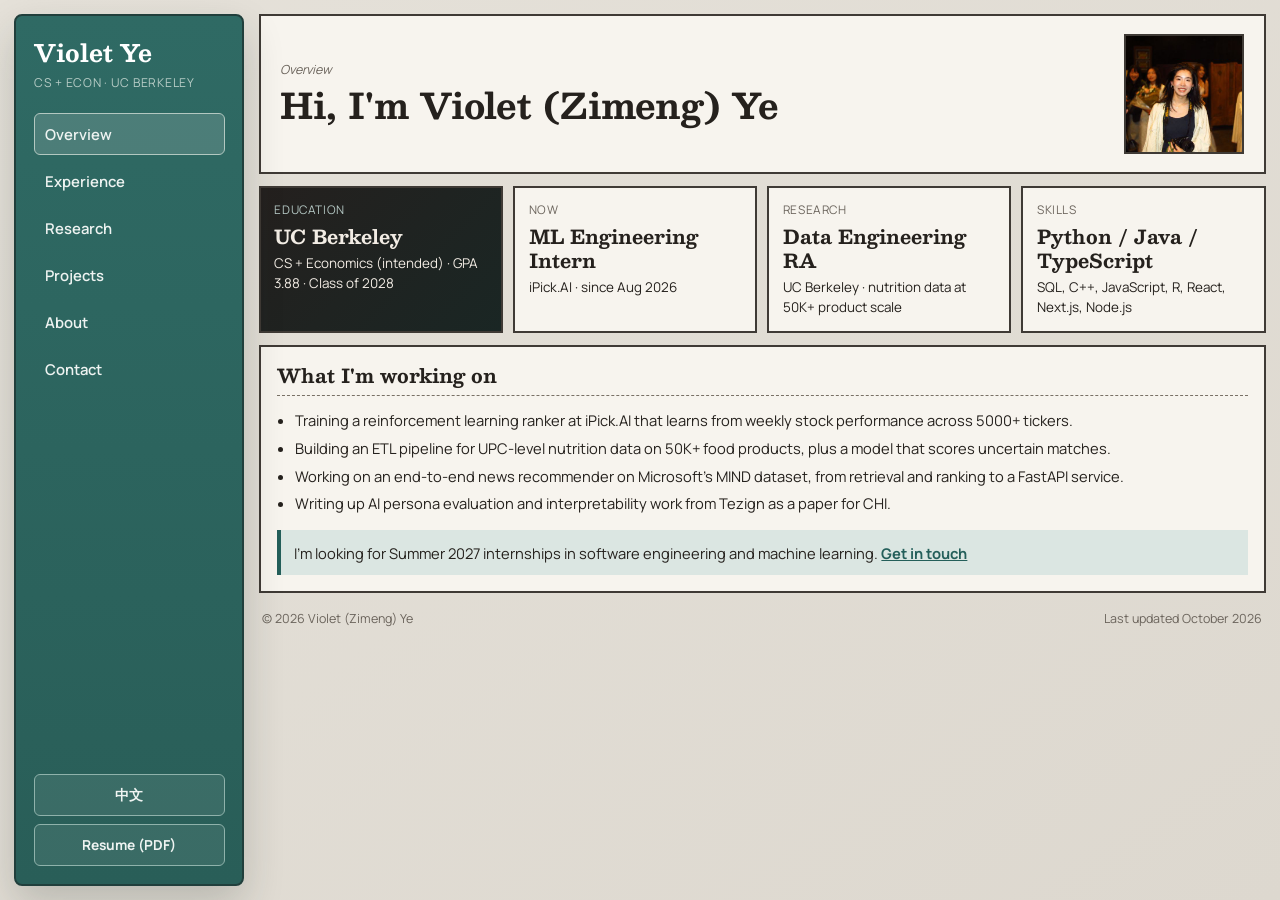
<file: index.html>
<!DOCTYPE html>
<html lang="en">
  <head>
    <meta charset="UTF-8">
    <meta name="viewport" content="width=device-width, initial-scale=1.0">
    <title data-zh="叶梓萌 Violet Ye">Violet Ye</title>
    <meta name="description" content="Violet (Zimeng) Ye, a UC Berkeley student studying Computer Science and Economics, working on machine learning, data engineering, and full-stack projects.">
    <link rel="preconnect" href="https://fonts.googleapis.com">
    <link rel="preconnect" href="https://fonts.gstatic.com" crossorigin>
    <link rel="stylesheet" href="https://fonts.googleapis.com/css2?family=Besley:ital,wght@0,500;0,700;1,400&family=Manrope:wght@400;500;600;700&display=swap">
    <link rel="stylesheet" href="style.css?v=20261030">
    <script>document.documentElement.classList.add("js");try{if(localStorage.getItem("violet-language")==="zh")document.documentElement.classList.add("lang-pending")}catch(e){}</script>
    <script defer src="script.js?v=20261030"></script>
  </head>
  <body>
    <div class="dashboard-shell">
      <aside class="sidebar">
        <div class="brand">
          <a class="brand-name" href="index.html">Violet Ye</a>
          <p data-zh="计算机 + 经济 · 加州大学伯克利分校">CS + Econ · UC Berkeley</p>
        </div>
        <nav class="side-nav" aria-label="Main navigation">
          <a href="index.html" aria-current="page" data-zh="概览">Overview</a>
          <a href="experience.html" data-zh="经历">Experience</a>
          <a href="research.html" data-zh="研究">Research</a>
          <a href="projects.html" data-zh="项目">Projects</a>
          <a href="about.html" data-zh="关于">About</a>
          <a href="contact.html" data-zh="联系">Contact</a>
        </nav>
        <div class="side-tools">
          <button class="lang-toggle" type="button" aria-label="Switch language">中文</button>
          <a class="side-cta" href="resume.pdf" target="_blank" rel="noopener" data-zh="简历 (PDF)">Resume (PDF)</a>
        </div>
      </aside>

      <main class="dashboard-main">
        <header class="top-head has-shot reveal">
          <div>
            <p class="kicker" data-zh="概览">Overview</p>
            <h1 data-zh="你好，我是叶梓萌（Violet）">Hi, I&#x27;m Violet (Zimeng) Ye</h1>
          </div>
          <figure class="headshot-card"><img src="images/headshot.jpg" alt="Portrait of Violet Ye" width="400" height="400"></figure>
        </header>
        <section class="metric-grid reveal">
          <article class="metric-card metric-dark">
            <p class="metric-label" data-zh="教育">Education</p>
            <h2 data-zh="加州大学伯克利分校">UC Berkeley</h2>
            <p class="metric-sub" data-zh="计算机 + 经济（拟申报）· GPA 3.88 · 2028 届">CS + Economics (intended) · GPA 3.88 · Class of 2028</p>
          </article>
          <article class="metric-card">
            <p class="metric-label" data-zh="现在">Now</p>
            <h2 data-zh="机器学习工程实习生">ML Engineering Intern</h2>
            <p class="metric-sub" data-zh="iPick.AI · 2026 年 8 月起">iPick.AI · since Aug 2026</p>
          </article>
          <article class="metric-card">
            <p class="metric-label" data-zh="研究">Research</p>
            <h2 data-zh="数据工程研究助理">Data Engineering RA</h2>
            <p class="metric-sub" data-zh="加州大学伯克利分校 · 5 万+ 食品营养数据">UC Berkeley · nutrition data at 50K+ product scale</p>
          </article>
          <article class="metric-card">
            <p class="metric-label" data-zh="技能">Skills</p>
            <h2 data-zh="Python / Java / TypeScript">Python / Java / TypeScript</h2>
            <p class="metric-sub" data-zh="SQL、C++、JavaScript、R、React、Next.js、Node.js">SQL, C++, JavaScript, R, React, Next.js, Node.js</p>
          </article>
        </section>
        <section class="panel reveal">
          <div class="panel-head"><h2 data-zh="最近在做">What I&#x27;m working on</h2></div>
          <ul class="plain-list">
            <li data-zh="在 iPick.AI 搭建强化学习排序系统，用每周股票表现作为反馈，覆盖 5000+ 只股票。">Training a reinforcement learning ranker at iPick.AI that learns from weekly stock performance across 5000+ tickers.</li>
            <li data-zh="为 5 万+ 食品搭建 UPC 级营养数据 ETL 流水线，并训练模型给不确定的匹配打分。">Building an ETL pipeline for UPC-level nutrition data on 50K+ food products, plus a model that scores uncertain matches.</li>
            <li data-zh="在微软 MIND 数据集上做端到端新闻推荐系统，从召回、排序一直到 FastAPI 服务。">Working on an end-to-end news recommender on Microsoft&#x27;s MIND dataset, from retrieval and ranking to a FastAPI service.</li>
            <li data-zh="把在特赞做的 AI Persona 评估和可解释性研究整理成论文，准备投 CHI。">Writing up AI persona evaluation and interpretability work from Tezign as a paper for CHI.</li>
          </ul>
          <p class="callout"><span data-zh="我正在找 2027 年暑期软件工程和机器学习方向的实习。">I&#x27;m looking for Summer 2027 internships in software engineering and machine learning. </span><a href="contact.html" data-zh="联系我">Get in touch</a></p>
        </section>

        <footer class="site-foot">
          <span>© 2026 Violet (Zimeng) Ye</span>
          <span><span data-zh="最后更新于 2026 年 10 月">Last updated October 2026</span></span>
        </footer>
      </main>
    </div>
  </body>
</html>
</file>
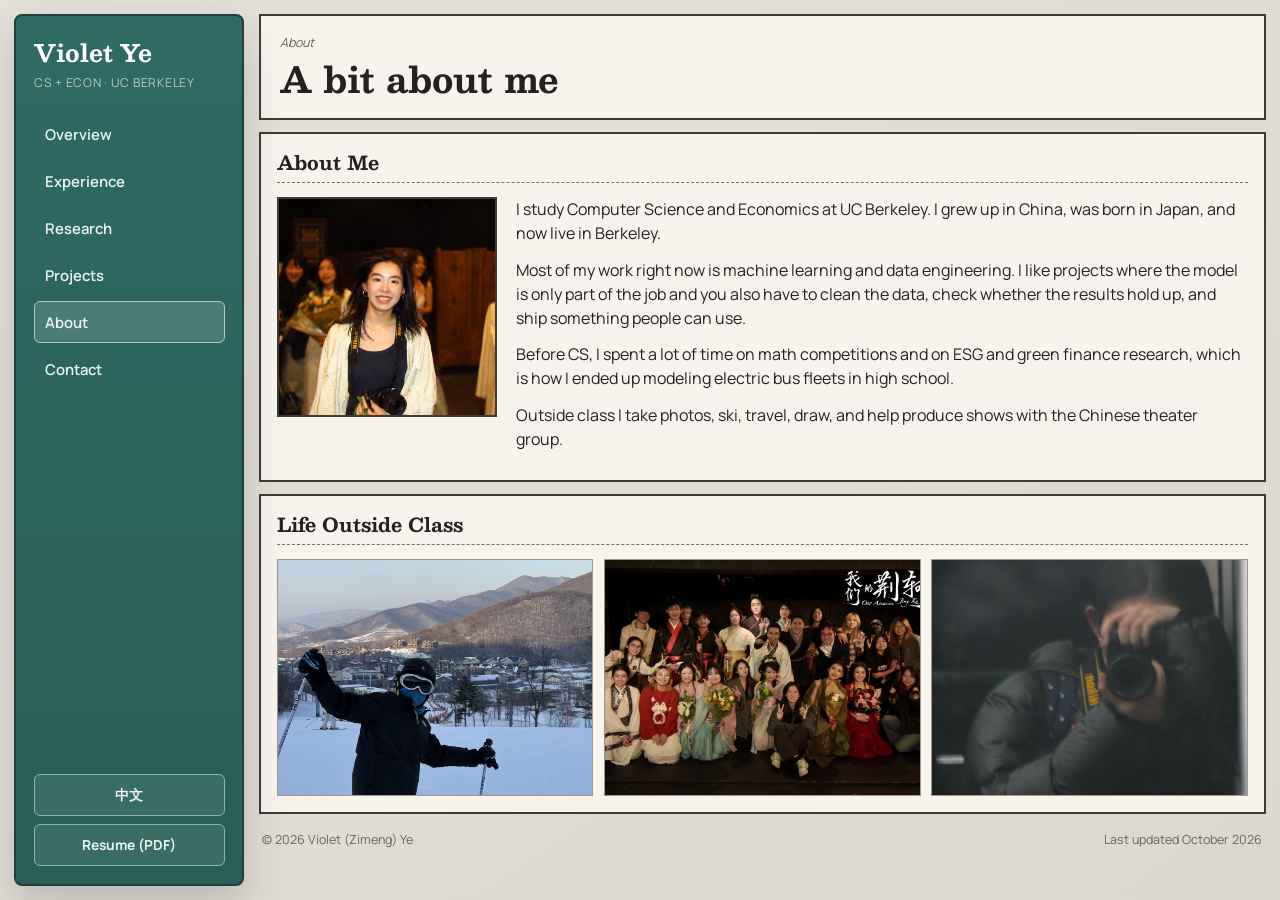
<file: about.html>
<!DOCTYPE html>
<html lang="en">
  <head>
    <meta charset="UTF-8">
    <meta name="viewport" content="width=device-width, initial-scale=1.0">
    <title data-zh="关于 | 叶梓萌">About | Violet Ye</title>
    <meta name="description" content="About Violet Ye, a UC Berkeley student in Computer Science and Economics.">
    <link rel="preconnect" href="https://fonts.googleapis.com">
    <link rel="preconnect" href="https://fonts.gstatic.com" crossorigin>
    <link rel="stylesheet" href="https://fonts.googleapis.com/css2?family=Besley:ital,wght@0,500;0,700;1,400&family=Manrope:wght@400;500;600;700&display=swap">
    <link rel="stylesheet" href="style.css?v=20261030">
    <script>document.documentElement.classList.add("js");try{if(localStorage.getItem("violet-language")==="zh")document.documentElement.classList.add("lang-pending")}catch(e){}</script>
    <script defer src="script.js?v=20261030"></script>
  </head>
  <body>
    <div class="dashboard-shell">
      <aside class="sidebar">
        <div class="brand">
          <a class="brand-name" href="index.html">Violet Ye</a>
          <p data-zh="计算机 + 经济 · 加州大学伯克利分校">CS + Econ · UC Berkeley</p>
        </div>
        <nav class="side-nav" aria-label="Main navigation">
          <a href="index.html" data-zh="概览">Overview</a>
          <a href="experience.html" data-zh="经历">Experience</a>
          <a href="research.html" data-zh="研究">Research</a>
          <a href="projects.html" data-zh="项目">Projects</a>
          <a href="about.html" aria-current="page" data-zh="关于">About</a>
          <a href="contact.html" data-zh="联系">Contact</a>
        </nav>
        <div class="side-tools">
          <button class="lang-toggle" type="button" aria-label="Switch language">中文</button>
          <a class="side-cta" href="resume.pdf" target="_blank" rel="noopener" data-zh="简历 (PDF)">Resume (PDF)</a>
        </div>
      </aside>

      <main class="dashboard-main">
        <header class="top-head reveal">
          <div>
            <p class="kicker" data-zh="关于">About</p>
            <h1 data-zh="关于我">A bit about me</h1>
          </div>
        </header>
        <section class="panel reveal">
          <div class="panel-head"><h2 data-zh="关于我">About Me</h2></div>
          <div class="about-grid">
            <img class="about-photo" src="images/headshot.jpg" alt="Portrait of Violet Ye" width="400" height="400">
            <div class="about-text">
              <p data-zh="我是加州大学伯克利分校的学生，学计算机和经济。我在日本出生，在中国长大，现在住在伯克利。">I study Computer Science and Economics at UC Berkeley. I grew up in China, was born in Japan, and now live in Berkeley.</p>
              <p data-zh="我现在主要做机器学习和数据工程。我喜欢那种模型只是一部分的项目，还得清洗数据、检查结果到底靠不靠谱，最后做出别人真的能用的东西。">Most of my work right now is machine learning and data engineering. I like projects where the model is only part of the job and you also have to clean the data, check whether the results hold up, and ship something people can use.</p>
              <p data-zh="在学计算机之前，我花了很多时间在数学竞赛和 ESG、绿色金融研究上，高中时也因此做了电动公交车队的建模。">Before CS, I spent a lot of time on math competitions and on ESG and green finance research, which is how I ended up modeling electric bus fleets in high school.</p>
              <p data-zh="课外我喜欢摄影、滑雪、旅行、画画，也在中文戏剧社做制作。">Outside class I take photos, ski, travel, draw, and help produce shows with the Chinese theater group.</p>
            </div>
          </div>
        </section>
        <section class="panel reveal">
          <div class="panel-head"><h2 data-zh="课堂之外">Life Outside Class</h2></div>
          <div class="gallery">
            <img src="images/ski.jpg" alt="Skiing on a snowy mountain" width="1200" height="1600" loading="lazy">
            <img src="images/theater.jpg" alt="Theater group cast photo after a show" width="1200" height="800" loading="lazy">
            <img src="images/camera.jpg" alt="Taking photos with a camera" width="1080" height="1620" loading="lazy">
          </div>
        </section>

        <footer class="site-foot">
          <span>© 2026 Violet (Zimeng) Ye</span>
          <span><span data-zh="最后更新于 2026 年 10 月">Last updated October 2026</span></span>
        </footer>
      </main>
    </div>
  </body>
</html>
</file>
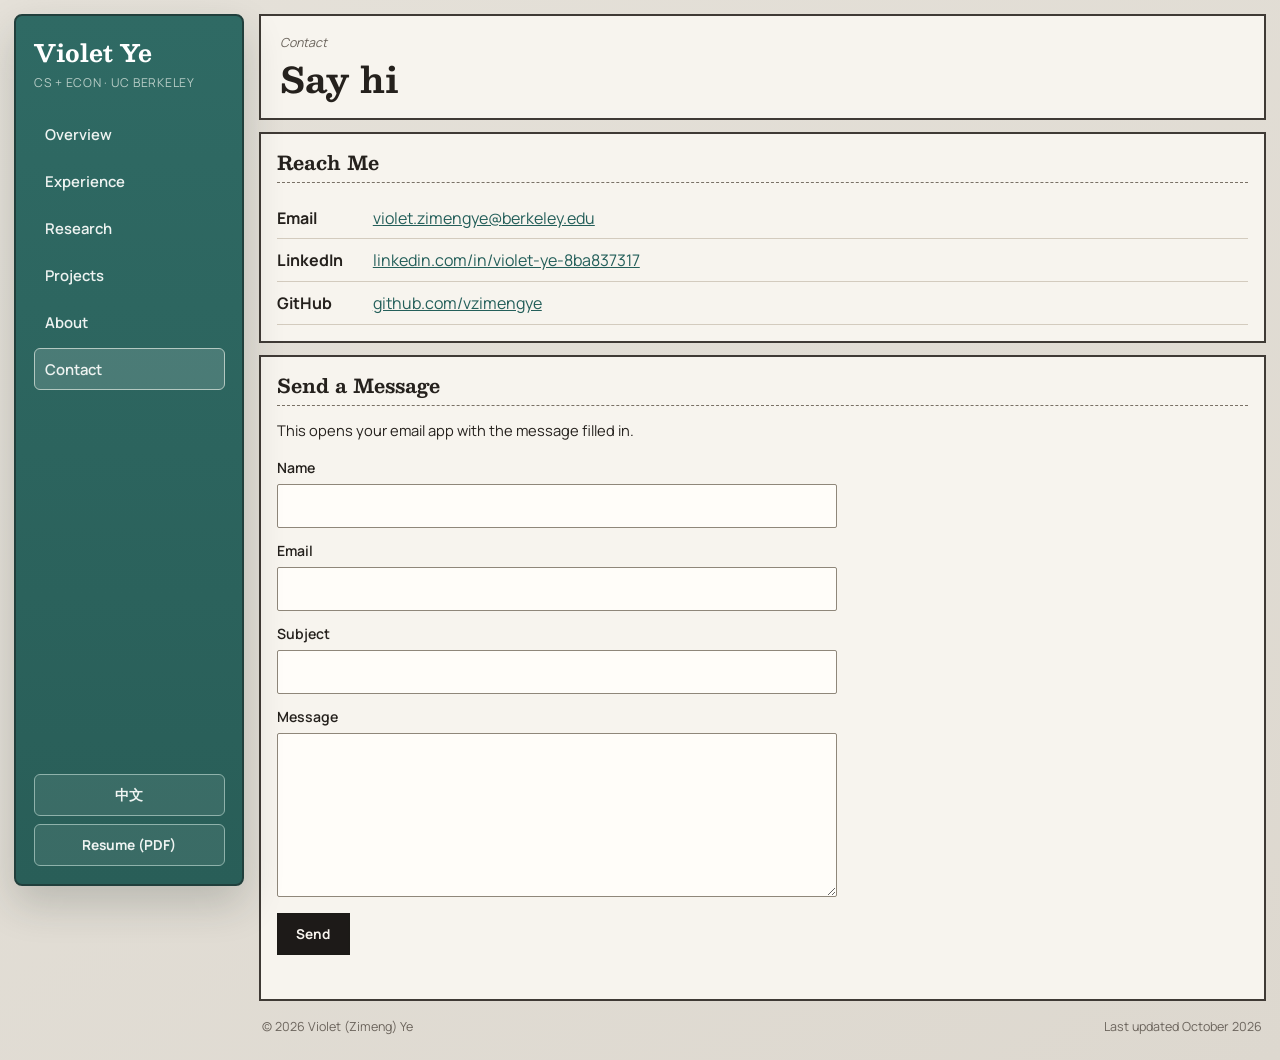
<file: contact.html>
<!DOCTYPE html>
<html lang="en">
  <head>
    <meta charset="UTF-8">
    <meta name="viewport" content="width=device-width, initial-scale=1.0">
    <title data-zh="联系 | 叶梓萌">Contact | Violet Ye</title>
    <meta name="description" content="Contact Violet Ye by email, LinkedIn, or GitHub.">
    <link rel="preconnect" href="https://fonts.googleapis.com">
    <link rel="preconnect" href="https://fonts.gstatic.com" crossorigin>
    <link rel="stylesheet" href="https://fonts.googleapis.com/css2?family=Besley:ital,wght@0,500;0,700;1,400&family=Manrope:wght@400;500;600;700&display=swap">
    <link rel="stylesheet" href="style.css?v=20261030">
    <script>document.documentElement.classList.add("js");try{if(localStorage.getItem("violet-language")==="zh")document.documentElement.classList.add("lang-pending")}catch(e){}</script>
    <script defer src="script.js?v=20261030"></script>
  </head>
  <body>
    <div class="dashboard-shell">
      <aside class="sidebar">
        <div class="brand">
          <a class="brand-name" href="index.html">Violet Ye</a>
          <p data-zh="计算机 + 经济 · 加州大学伯克利分校">CS + Econ · UC Berkeley</p>
        </div>
        <nav class="side-nav" aria-label="Main navigation">
          <a href="index.html" data-zh="概览">Overview</a>
          <a href="experience.html" data-zh="经历">Experience</a>
          <a href="research.html" data-zh="研究">Research</a>
          <a href="projects.html" data-zh="项目">Projects</a>
          <a href="about.html" data-zh="关于">About</a>
          <a href="contact.html" aria-current="page" data-zh="联系">Contact</a>
        </nav>
        <div class="side-tools">
          <button class="lang-toggle" type="button" aria-label="Switch language">中文</button>
          <a class="side-cta" href="resume.pdf" target="_blank" rel="noopener" data-zh="简历 (PDF)">Resume (PDF)</a>
        </div>
      </aside>

      <main class="dashboard-main">
        <header class="top-head reveal">
          <div>
            <p class="kicker" data-zh="联系">Contact</p>
            <h1 data-zh="联系我">Say hi</h1>
          </div>
        </header>
        <section class="panel reveal">
          <div class="panel-head"><h2 data-zh="联系方式">Reach Me</h2></div>
          <ul class="contact-links">
            <li><span class="label" data-zh="邮箱">Email</span><a href="mailto:violet.zimengye@berkeley.edu">violet.zimengye@berkeley.edu</a></li>
            <li><span class="label" data-zh="LinkedIn">LinkedIn</span><a href="https://www.linkedin.com/in/violet-ye-8ba837317" target="_blank" rel="noopener">linkedin.com/in/violet-ye-8ba837317</a></li>
            <li><span class="label" data-zh="GitHub">GitHub</span><a href="https://github.com/vzimengye" target="_blank" rel="noopener">github.com/vzimengye</a></li>
          </ul>
        </section>
        <section class="panel reveal">
          <div class="panel-head"><h2 data-zh="留言">Send a Message</h2></div>
          <p class="entry-note" data-zh="点击发送会打开你的邮件应用并自动填好内容。">This opens your email app with the message filled in.</p>
          <form id="contactForm" class="contact-form" data-recipient="violet.zimengye@berkeley.edu" novalidate>
            <label for="name" data-zh="姓名">Name</label>
            <input id="name" name="name" type="text" required autocomplete="name">
            <label for="email" data-zh="邮箱">Email</label>
            <input id="email" name="email" type="email" required autocomplete="email">
            <label for="subject" data-zh="主题">Subject</label>
            <input id="subject" name="subject" type="text" required>
            <label for="message" data-zh="内容">Message</label>
            <textarea id="message" name="message" rows="6" required></textarea>
            <button id="contactSubmit" type="submit" class="vault-btn" data-zh="发送">Send</button>
            <p id="formStatus" class="form-status" aria-live="polite"></p>
          </form>
        </section>

        <footer class="site-foot">
          <span>© 2026 Violet (Zimeng) Ye</span>
          <span><span data-zh="最后更新于 2026 年 10 月">Last updated October 2026</span></span>
        </footer>
      </main>
    </div>
  </body>
</html>
</file>
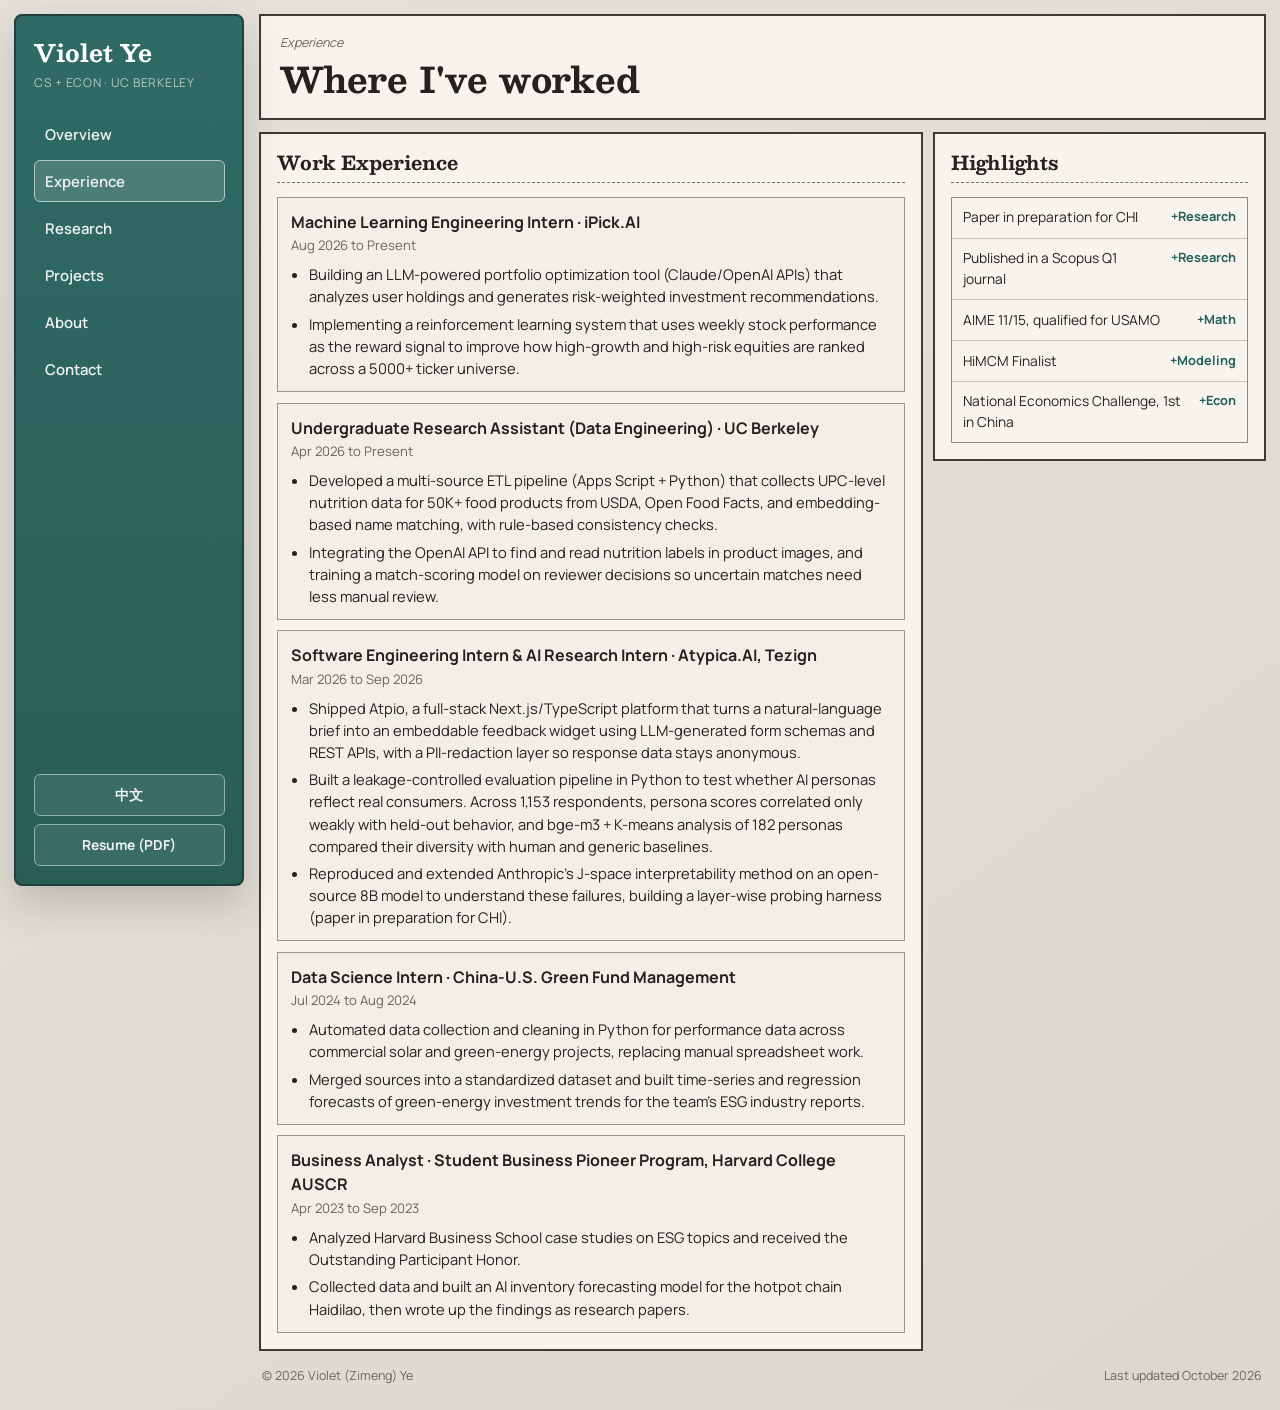
<file: experience.html>
<!DOCTYPE html>
<html lang="en">
  <head>
    <meta charset="UTF-8">
    <meta name="viewport" content="width=device-width, initial-scale=1.0">
    <title data-zh="经历 | 叶梓萌">Experience | Violet Ye</title>
    <meta name="description" content="Work experience of Violet Ye: iPick.AI, UC Berkeley, Tezign, China-U.S. Green Fund, and Harvard College AUSCR.">
    <link rel="preconnect" href="https://fonts.googleapis.com">
    <link rel="preconnect" href="https://fonts.gstatic.com" crossorigin>
    <link rel="stylesheet" href="https://fonts.googleapis.com/css2?family=Besley:ital,wght@0,500;0,700;1,400&family=Manrope:wght@400;500;600;700&display=swap">
    <link rel="stylesheet" href="style.css?v=20261030">
    <script>document.documentElement.classList.add("js");try{if(localStorage.getItem("violet-language")==="zh")document.documentElement.classList.add("lang-pending")}catch(e){}</script>
    <script defer src="script.js?v=20261030"></script>
  </head>
  <body>
    <div class="dashboard-shell">
      <aside class="sidebar">
        <div class="brand">
          <a class="brand-name" href="index.html">Violet Ye</a>
          <p data-zh="计算机 + 经济 · 加州大学伯克利分校">CS + Econ · UC Berkeley</p>
        </div>
        <nav class="side-nav" aria-label="Main navigation">
          <a href="index.html" data-zh="概览">Overview</a>
          <a href="experience.html" aria-current="page" data-zh="经历">Experience</a>
          <a href="research.html" data-zh="研究">Research</a>
          <a href="projects.html" data-zh="项目">Projects</a>
          <a href="about.html" data-zh="关于">About</a>
          <a href="contact.html" data-zh="联系">Contact</a>
        </nav>
        <div class="side-tools">
          <button class="lang-toggle" type="button" aria-label="Switch language">中文</button>
          <a class="side-cta" href="resume.pdf" target="_blank" rel="noopener" data-zh="简历 (PDF)">Resume (PDF)</a>
        </div>
      </aside>

      <main class="dashboard-main">
        <header class="top-head reveal">
          <div>
            <p class="kicker" data-zh="经历">Experience</p>
            <h1 data-zh="工作经历">Where I&#x27;ve worked</h1>
          </div>
        </header>
        <section class="panel-row reveal">
          <article class="panel">
            <div class="panel-head"><h2 data-zh="工作经历">Work Experience</h2></div>
            <div class="ledger-list">
              <div class="ledger-item">
                <p class="entry-title" data-zh="机器学习工程实习生 · iPick.AI">Machine Learning Engineering Intern · iPick.AI</p>
                <p class="entry-meta" data-zh="2026 年 8 月至今">Aug 2026 to Present</p>
                <ul class="entry-list">
                  <li data-zh="开发基于大模型（Claude/OpenAI API）的投资组合优化工具，分析用户持仓并给出风险加权的投资建议。">Building an LLM-powered portfolio optimization tool (Claude/OpenAI APIs) that analyzes user holdings and generates risk-weighted investment recommendations.</li>
                  <li data-zh="实现强化学习系统，用每周股票表现作为奖励信号，持续改进 5000+ 只股票中高成长和高风险股票的排序。">Implementing a reinforcement learning system that uses weekly stock performance as the reward signal to improve how high-growth and high-risk equities are ranked across a 5000+ ticker universe.</li>
                </ul>
              </div>
              <div class="ledger-item">
                <p class="entry-title" data-zh="本科研究助理（数据工程）· 加州大学伯克利分校">Undergraduate Research Assistant (Data Engineering) · UC Berkeley</p>
                <p class="entry-meta" data-zh="2026 年 4 月至今">Apr 2026 to Present</p>
                <ul class="entry-list">
                  <li data-zh="用 Apps Script 和 Python 搭建多数据源 ETL 流水线，从 USDA、Open Food Facts 和基于向量的名称匹配中收集 5 万+ 食品的 UPC 级营养数据，并用规则做一致性校验。">Developed a multi-source ETL pipeline (Apps Script + Python) that collects UPC-level nutrition data for 50K+ food products from USDA, Open Food Facts, and embedding-based name matching, with rule-based consistency checks.</li>
                  <li data-zh="接入 OpenAI API 从商品图片中定位并读取营养标签，并用人工审核结果训练匹配打分模型，减少需要人工复核的不确定匹配。">Integrating the OpenAI API to find and read nutrition labels in product images, and training a match-scoring model on reviewer decisions so uncertain matches need less manual review.</li>
                </ul>
              </div>
              <div class="ledger-item">
                <p class="entry-title" data-zh="软件工程实习生 &amp; AI 研究实习生 · Atypica.AI，特赞">Software Engineering Intern &amp; AI Research Intern · Atypica.AI, Tezign</p>
                <p class="entry-meta" data-zh="2026 年 3 月至 2026 年 9 月">Mar 2026 to Sep 2026</p>
                <ul class="entry-list">
                  <li data-zh="上线 Atpio，一个 Next.js/TypeScript 全栈平台，能把一段自然语言需求变成可嵌入的反馈组件（大模型生成表单结构，通过 REST API 提供），并加入个人信息脱敏层保证回答数据匿名。">Shipped Atpio, a full-stack Next.js/TypeScript platform that turns a natural-language brief into an embeddable feedback widget using LLM-generated form schemas and REST APIs, with a PII-redaction layer so response data stays anonymous.</li>
                  <li data-zh="用 Python 搭建防泄漏的评估流水线，检验 AI Persona 能否代表真实消费者。在 1,153 名受访者上，Persona 分数与留出行为只有弱相关；并用 bge-m3 + K-means 分析 182 个 Persona，与真人和通用基线比较多样性。">Built a leakage-controlled evaluation pipeline in Python to test whether AI personas reflect real consumers. Across 1,153 respondents, persona scores correlated only weakly with held-out behavior, and bge-m3 + K-means analysis of 182 personas compared their diversity with human and generic baselines.</li>
                  <li data-zh="为分析这些问题，在开源 8B 模型上复现并扩展了 Anthropic 的 J-space 可解释性方法，搭建逐层探测框架（论文准备投 CHI）。">Reproduced and extended Anthropic&#x27;s J-space interpretability method on an open-source 8B model to understand these failures, building a layer-wise probing harness (paper in preparation for CHI).</li>
                </ul>
              </div>
              <div class="ledger-item">
                <p class="entry-title" data-zh="数据科学实习生 · 中美绿色基金">Data Science Intern · China-U.S. Green Fund Management</p>
                <p class="entry-meta" data-zh="2024 年 7 月至 2024 年 8 月">Jul 2024 to Aug 2024</p>
                <ul class="entry-list">
                  <li data-zh="用 Python 自动化收集和清洗商业太阳能及绿色能源项目的绩效数据，替代手工表格工作。">Automated data collection and cleaning in Python for performance data across commercial solar and green-energy projects, replacing manual spreadsheet work.</li>
                  <li data-zh="把多个数据源整合成标准化数据集，并建立绿色能源投资趋势的时间序列和回归预测，用于团队的 ESG 行业报告。">Merged sources into a standardized dataset and built time-series and regression forecasts of green-energy investment trends for the team&#x27;s ESG industry reports.</li>
                </ul>
              </div>
              <div class="ledger-item">
                <p class="entry-title" data-zh="商业分析员 · 哈佛大学 AUSCR 学生商业先锋项目">Business Analyst · Student Business Pioneer Program, Harvard College AUSCR</p>
                <p class="entry-meta" data-zh="2023 年 4 月至 2023 年 9 月">Apr 2023 to Sep 2023</p>
                <ul class="entry-list">
                  <li data-zh="分析哈佛商学院 ESG 主题的案例，获得优秀学员荣誉。">Analyzed Harvard Business School case studies on ESG topics and received the Outstanding Participant Honor.</li>
                  <li data-zh="收集数据，为海底捞搭建 AI 库存预测模型，并把结果写成研究论文。">Collected data and built an AI inventory forecasting model for the hotpot chain Haidilao, then wrote up the findings as research papers.</li>
                </ul>
              </div>
            </div>
          </article>
          <article class="panel">
            <div class="panel-head"><h2 data-zh="亮点">Highlights</h2></div>
            <ul class="log-list">
              <li><span data-zh="论文准备投 CHI">Paper in preparation for CHI</span><b data-zh="+研究">+Research</b></li>
              <li><span data-zh="发表于 Scopus Q1 期刊">Published in a Scopus Q1 journal</span><b data-zh="+研究">+Research</b></li>
              <li><span data-zh="AIME 11/15，晋级 USAMO">AIME 11/15, qualified for USAMO</span><b data-zh="+数学">+Math</b></li>
              <li><span data-zh="HiMCM 决赛奖">HiMCM Finalist</span><b data-zh="+建模">+Modeling</b></li>
              <li><span data-zh="全国经济学挑战赛中国区第一">National Economics Challenge, 1st in China</span><b data-zh="+经济">+Econ</b></li>
            </ul>
          </article>
        </section>

        <footer class="site-foot">
          <span>© 2026 Violet (Zimeng) Ye</span>
          <span><span data-zh="最后更新于 2026 年 10 月">Last updated October 2026</span></span>
        </footer>
      </main>
    </div>
  </body>
</html>
</file>
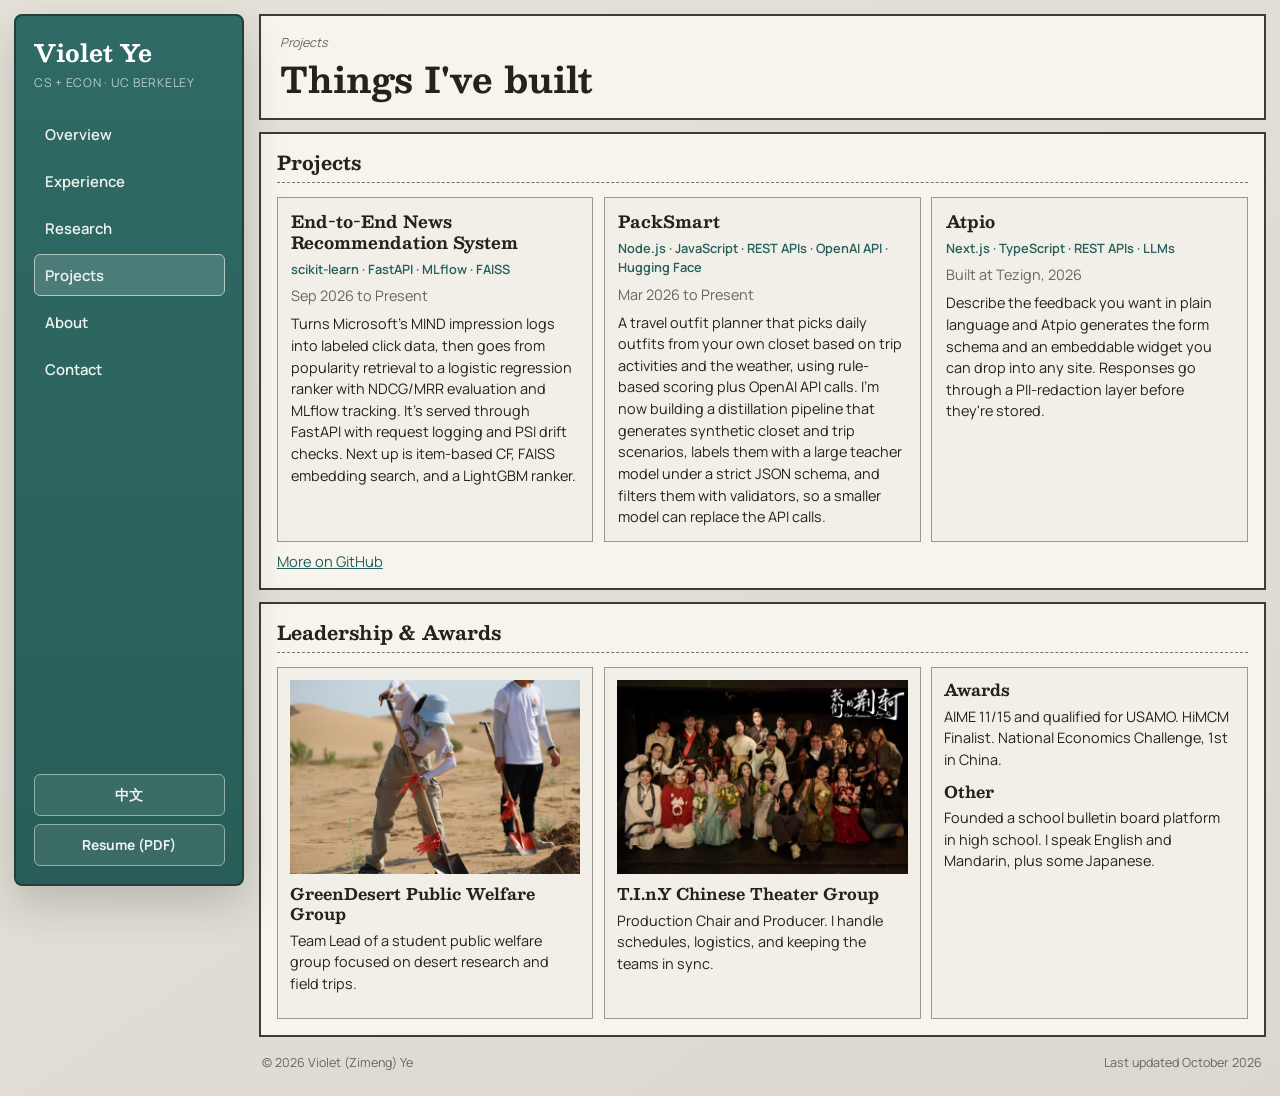
<file: projects.html>
<!DOCTYPE html>
<html lang="en">
  <head>
    <meta charset="UTF-8">
    <meta name="viewport" content="width=device-width, initial-scale=1.0">
    <title data-zh="项目 | 叶梓萌">Projects | Violet Ye</title>
    <meta name="description" content="Projects by Violet Ye, including a news recommendation system, PackSmart, and Atpio, plus leadership and awards.">
    <link rel="preconnect" href="https://fonts.googleapis.com">
    <link rel="preconnect" href="https://fonts.gstatic.com" crossorigin>
    <link rel="stylesheet" href="https://fonts.googleapis.com/css2?family=Besley:ital,wght@0,500;0,700;1,400&family=Manrope:wght@400;500;600;700&display=swap">
    <link rel="stylesheet" href="style.css?v=20261030">
    <script>document.documentElement.classList.add("js");try{if(localStorage.getItem("violet-language")==="zh")document.documentElement.classList.add("lang-pending")}catch(e){}</script>
    <script defer src="script.js?v=20261030"></script>
  </head>
  <body>
    <div class="dashboard-shell">
      <aside class="sidebar">
        <div class="brand">
          <a class="brand-name" href="index.html">Violet Ye</a>
          <p data-zh="计算机 + 经济 · 加州大学伯克利分校">CS + Econ · UC Berkeley</p>
        </div>
        <nav class="side-nav" aria-label="Main navigation">
          <a href="index.html" data-zh="概览">Overview</a>
          <a href="experience.html" data-zh="经历">Experience</a>
          <a href="research.html" data-zh="研究">Research</a>
          <a href="projects.html" aria-current="page" data-zh="项目">Projects</a>
          <a href="about.html" data-zh="关于">About</a>
          <a href="contact.html" data-zh="联系">Contact</a>
        </nav>
        <div class="side-tools">
          <button class="lang-toggle" type="button" aria-label="Switch language">中文</button>
          <a class="side-cta" href="resume.pdf" target="_blank" rel="noopener" data-zh="简历 (PDF)">Resume (PDF)</a>
        </div>
      </aside>

      <main class="dashboard-main">
        <header class="top-head reveal">
          <div>
            <p class="kicker" data-zh="项目">Projects</p>
            <h1 data-zh="做过的东西">Things I&#x27;ve built</h1>
          </div>
        </header>
        <section class="panel reveal">
          <div class="panel-head"><h2 data-zh="项目">Projects</h2></div>
          <div class="project-grid">
          <article class="project-card">
            <h3 data-zh="端到端新闻推荐系统">End-to-End News Recommendation System</h3>
            <p class="tech">scikit-learn · FastAPI · MLflow · FAISS</p>
            <p class="entry-meta" data-zh="2026 年 9 月至今">Sep 2026 to Present</p>
            <p data-zh="把微软 MIND 曝光日志处理成带标签的点击样本，从热门召回做到逻辑回归排序，用 NDCG/MRR 评估、MLflow 记录实验，通过 FastAPI 提供服务，带请求日志和 PSI 漂移检测。下一步是基于物品的协同过滤、FAISS 向量检索和 LightGBM 排序。">Turns Microsoft&#x27;s MIND impression logs into labeled click data, then goes from popularity retrieval to a logistic regression ranker with NDCG/MRR evaluation and MLflow tracking. It&#x27;s served through FastAPI with request logging and PSI drift checks. Next up is item-based CF, FAISS embedding search, and a LightGBM ranker.</p>
          </article>
          <article class="project-card">
            <h3 data-zh="PackSmart">PackSmart</h3>
            <p class="tech">Node.js · JavaScript · REST APIs · OpenAI API · Hugging Face</p>
            <p class="entry-meta" data-zh="2026 年 3 月至今">Mar 2026 to Present</p>
            <p data-zh="一个旅行穿搭规划应用，根据行程活动和天气，从用户上传的衣橱里推荐每天的穿搭，用规则打分加 OpenAI API。现在在做蒸馏数据流水线，生成合成的衣橱和行程场景，用大模型按严格的 JSON 格式标注并用规则校验过滤，让小模型替代 API 调用。">A travel outfit planner that picks daily outfits from your own closet based on trip activities and the weather, using rule-based scoring plus OpenAI API calls. I&#x27;m now building a distillation pipeline that generates synthetic closet and trip scenarios, labels them with a large teacher model under a strict JSON schema, and filters them with validators, so a smaller model can replace the API calls.</p>
          </article>
          <article class="project-card">
            <h3 data-zh="Atpio">Atpio</h3>
            <p class="tech">Next.js · TypeScript · REST APIs · LLMs</p>
            <p class="entry-meta" data-zh="2026 年在特赞完成">Built at Tezign, 2026</p>
            <p data-zh="用自然语言描述想收集的反馈，Atpio 就会生成表单结构和可以嵌入任何网站的组件。回答在存储前会经过个人信息脱敏。">Describe the feedback you want in plain language and Atpio generates the form schema and an embeddable widget you can drop into any site. Responses go through a PII-redaction layer before they&#x27;re stored.</p>
          </article>
          </div>
          <p class="entry-note"><a href="https://github.com/vzimengye" target="_blank" rel="noopener" data-zh="在 GitHub 上查看更多">More on GitHub</a></p>
        </section>
        <section class="panel reveal">
          <div class="panel-head"><h2 data-zh="领导力与奖项">Leadership &amp; Awards</h2></div>
          <div class="vault-grid">
            <article>
              <img src="images/greendesert.jpg" alt="GreenDesert team doing field work in the desert" width="1200" height="800" loading="lazy">
              <h3 data-zh="GreenDesert 公益小组">GreenDesert Public Welfare Group</h3>
              <p data-zh="组长，带领一个关注沙漠研究和实地考察的学生公益小组。">Team Lead of a student public welfare group focused on desert research and field trips.</p>
            </article>
            <article>
              <img src="images/theater.jpg" alt="T.I.n.Y Chinese Theater Group cast photo" width="1200" height="800" loading="lazy">
              <h3 data-zh="T.I.n.Y 中文戏剧社">T.I.n.Y Chinese Theater Group</h3>
              <p data-zh="担任制作部主席和制作人，负责排期、后勤和各组之间的协调。">Production Chair and Producer. I handle schedules, logistics, and keeping the teams in sync.</p>
            </article>
            <article>
              <h3 data-zh="奖项">Awards</h3>
              <p data-zh="AIME 11/15，晋级 USAMO；HiMCM 决赛奖；全国经济学挑战赛中国区第一。">AIME 11/15 and qualified for USAMO. HiMCM Finalist. National Economics Challenge, 1st in China.</p>
              <h3 data-zh="其他">Other</h3>
              <p data-zh="高中时创办了校园公告板平台。会说英语和中文，也会一点日语。">Founded a school bulletin board platform in high school. I speak English and Mandarin, plus some Japanese.</p>
            </article>
          </div>
        </section>

        <footer class="site-foot">
          <span>© 2026 Violet (Zimeng) Ye</span>
          <span><span data-zh="最后更新于 2026 年 10 月">Last updated October 2026</span></span>
        </footer>
      </main>
    </div>
  </body>
</html>
</file>
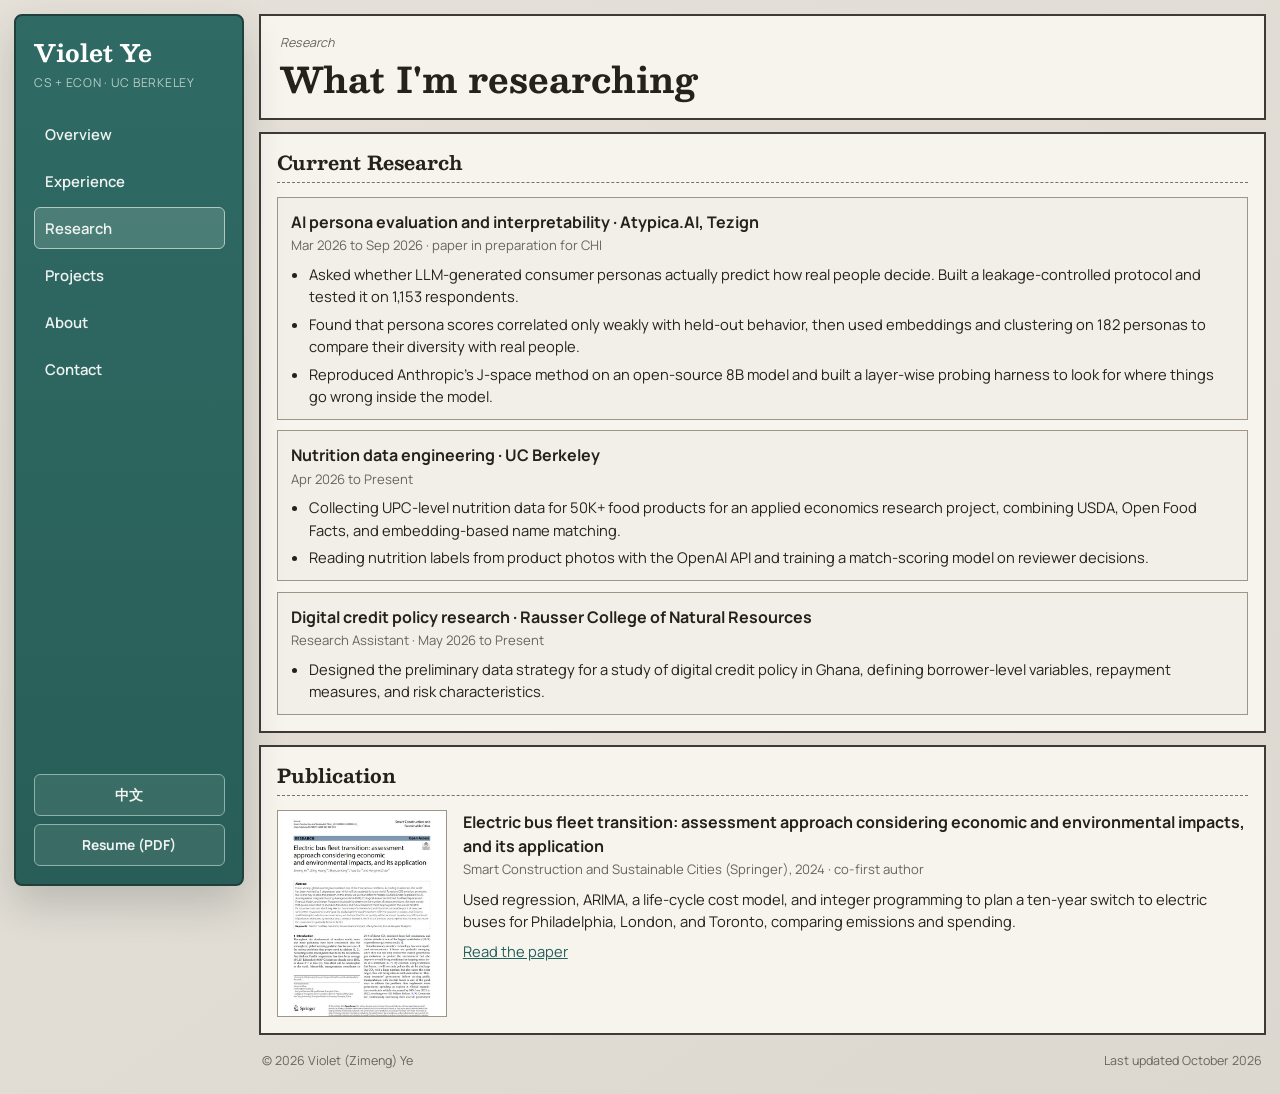
<file: research.html>
<!DOCTYPE html>
<html lang="en">
  <head>
    <meta charset="UTF-8">
    <meta name="viewport" content="width=device-width, initial-scale=1.0">
    <title data-zh="研究 | 叶梓萌">Research | Violet Ye</title>
    <meta name="description" content="Research by Violet Ye on AI persona evaluation, interpretability, nutrition data engineering, digital credit policy in Ghana, and electric bus fleet modeling.">
    <link rel="preconnect" href="https://fonts.googleapis.com">
    <link rel="preconnect" href="https://fonts.gstatic.com" crossorigin>
    <link rel="stylesheet" href="https://fonts.googleapis.com/css2?family=Besley:ital,wght@0,500;0,700;1,400&family=Manrope:wght@400;500;600;700&display=swap">
    <link rel="stylesheet" href="style.css?v=20261030">
    <script>document.documentElement.classList.add("js");try{if(localStorage.getItem("violet-language")==="zh")document.documentElement.classList.add("lang-pending")}catch(e){}</script>
    <script defer src="script.js?v=20261030"></script>
  </head>
  <body>
    <div class="dashboard-shell">
      <aside class="sidebar">
        <div class="brand">
          <a class="brand-name" href="index.html">Violet Ye</a>
          <p data-zh="计算机 + 经济 · 加州大学伯克利分校">CS + Econ · UC Berkeley</p>
        </div>
        <nav class="side-nav" aria-label="Main navigation">
          <a href="index.html" data-zh="概览">Overview</a>
          <a href="experience.html" data-zh="经历">Experience</a>
          <a href="research.html" aria-current="page" data-zh="研究">Research</a>
          <a href="projects.html" data-zh="项目">Projects</a>
          <a href="about.html" data-zh="关于">About</a>
          <a href="contact.html" data-zh="联系">Contact</a>
        </nav>
        <div class="side-tools">
          <button class="lang-toggle" type="button" aria-label="Switch language">中文</button>
          <a class="side-cta" href="resume.pdf" target="_blank" rel="noopener" data-zh="简历 (PDF)">Resume (PDF)</a>
        </div>
      </aside>

      <main class="dashboard-main">
        <header class="top-head reveal">
          <div>
            <p class="kicker" data-zh="研究">Research</p>
            <h1 data-zh="研究方向">What I&#x27;m researching</h1>
          </div>
        </header>
        <section class="panel reveal">
          <div class="panel-head"><h2 data-zh="当前研究">Current Research</h2></div>
          <div class="ledger-list">
              <div class="ledger-item">
                <p class="entry-title" data-zh="AI Persona 评估与可解释性 · Atypica.AI，特赞">AI persona evaluation and interpretability · Atypica.AI, Tezign</p>
                <p class="entry-meta" data-zh="2026 年 3 月至 9 月 · 论文准备投 CHI">Mar 2026 to Sep 2026 · paper in preparation for CHI</p>
                <ul class="entry-list">
                  <li data-zh="研究大模型生成的消费者 Persona 能否预测真实的人如何做决定。设计了防泄漏的评估协议，并在 1,153 名受访者上测试。">Asked whether LLM-generated consumer personas actually predict how real people decide. Built a leakage-controlled protocol and tested it on 1,153 respondents.</li>
                  <li data-zh="发现 Persona 分数与留出行为只有弱相关，再用向量和聚类分析 182 个 Persona，与真人比较多样性。">Found that persona scores correlated only weakly with held-out behavior, then used embeddings and clustering on 182 personas to compare their diversity with real people.</li>
                  <li data-zh="在开源 8B 模型上复现 Anthropic 的 J-space 方法，搭建逐层探测框架，找模型内部出问题的位置。">Reproduced Anthropic&#x27;s J-space method on an open-source 8B model and built a layer-wise probing harness to look for where things go wrong inside the model.</li>
                </ul>
              </div>
              <div class="ledger-item">
                <p class="entry-title" data-zh="营养数据工程 · 加州大学伯克利分校">Nutrition data engineering · UC Berkeley</p>
                <p class="entry-meta" data-zh="2026 年 4 月至今">Apr 2026 to Present</p>
                <ul class="entry-list">
                  <li data-zh="为一个应用经济学研究项目收集 5 万+ 食品的 UPC 级营养数据，结合 USDA、Open Food Facts 和基于向量的名称匹配。">Collecting UPC-level nutrition data for 50K+ food products for an applied economics research project, combining USDA, Open Food Facts, and embedding-based name matching.</li>
                  <li data-zh="用 OpenAI API 从商品照片中读取营养标签，并用人工审核结果训练匹配打分模型。">Reading nutrition labels from product photos with the OpenAI API and training a match-scoring model on reviewer decisions.</li>
                </ul>
              </div>
              <div class="ledger-item">
                <p class="entry-title" data-zh="数字信贷政策研究 · Rausser 自然资源学院">Digital credit policy research · Rausser College of Natural Resources</p>
                <p class="entry-meta" data-zh="研究助理 · 2026 年 5 月至今">Research Assistant · May 2026 to Present</p>
                <ul class="entry-list">
                  <li data-zh="为加纳数字信贷政策研究设计初步数据方案，定义借款人层面的变量、还款指标和风险特征。">Designed the preliminary data strategy for a study of digital credit policy in Ghana, defining borrower-level variables, repayment measures, and risk characteristics.</li>
                </ul>
              </div>
          </div>
        </section>
        <section class="panel reveal">
          <div class="panel-head"><h2 data-zh="发表">Publication</h2></div>
          <div class="paper-card">
            <img src="images/paper.jpg" alt="First page of the electric bus fleet transition paper" width="600" height="733" loading="lazy">
            <div>
              <p class="entry-title" data-zh="Electric bus fleet transition: assessment approach considering economic and environmental impacts, and its application">Electric bus fleet transition: assessment approach considering economic and environmental impacts, and its application</p>
              <p class="entry-meta" data-zh="Smart Construction and Sustainable Cities（Springer），2024 · 共同第一作者">Smart Construction and Sustainable Cities (Springer), 2024 · co-first author</p>
              <p class="entry-note" data-zh="用回归、ARIMA、全生命周期成本模型和整数规划，为费城、伦敦和多伦多规划十年的电动公交替换方案，比较排放与支出。">Used regression, ARIMA, a life-cycle cost model, and integer programming to plan a ten-year switch to electric buses for Philadelphia, London, and Toronto, comparing emissions and spending.</p>
              <p class="entry-note"><a href="https://doi.org/10.1007/s44268-024-00040-8" target="_blank" rel="noopener" data-zh="阅读论文">Read the paper</a></p>
            </div>
          </div>
        </section>

        <footer class="site-foot">
          <span>© 2026 Violet (Zimeng) Ye</span>
          <span><span data-zh="最后更新于 2026 年 10 月">Last updated October 2026</span></span>
        </footer>
      </main>
    </div>
  </body>
</html>
</file>
<file: style.css>
:root {
  --bg: #e4e0d8;
  --paper: #f7f4ee;
  --paper-2: #f2efe8;
  --ink: #25211d;
  --muted: #6b645c;
  --line: #3f3a35;
  --green: #245f5a;
  --green-soft: #dbe6e2;
}

* { box-sizing: border-box; }

html { scroll-behavior: smooth; }

body {
  margin: 0;
  background: linear-gradient(145deg, #e5e1d9 0%, #ddd8cf 100%);
  color: var(--ink);
  font-family: "Manrope", system-ui, -apple-system, "Segoe UI", "PingFang SC", "Microsoft YaHei", sans-serif;
  line-height: 1.5;
}

h1, h2, h3, h4 {
  margin: 0;
  font-family: "Besley", Georgia, "Songti SC", serif;
  line-height: 1.25;
}

img { max-width: 100%; display: block; }

a { color: var(--green); }
a:hover { color: #173f3b; }

:focus-visible { outline: 2px solid var(--green); outline-offset: 2px; }

/* ---------- layout ---------- */
.dashboard-shell {
  min-height: 100vh;
  display: grid;
  grid-template-columns: 230px minmax(0, 1fr);
  gap: 0.9rem;
  padding: 0.9rem;
  max-width: 1400px;
  margin: 0 auto;
}

.sidebar {
  background: linear-gradient(180deg, #2f6a64 0%, #295e58 100%);
  color: #f3f1ec;
  border: 2px solid #213f3c;
  border-radius: 8px;
  box-shadow: 0 18px 40px rgba(31, 45, 41, 0.2);
  padding: 1.1rem;
  display: flex;
  flex-direction: column;
  height: calc(100vh - 1.8rem);
  position: sticky;
  top: 0.9rem;
}

.brand-name {
  font-family: "Besley", Georgia, serif;
  font-weight: 700;
  font-size: 1.5rem;
  color: #fff;
  text-decoration: none;
}

.brand p {
  margin: 0.25rem 0 0;
  color: #b7ccc6;
  font-size: 0.76rem;
  letter-spacing: 0.06em;
  text-transform: uppercase;
}

.side-nav {
  margin-top: 1.3rem;
  display: grid;
  gap: 0.32rem;
}

.side-nav a {
  color: #eef3f1;
  text-decoration: none;
  font-weight: 600;
  font-size: 0.93rem;
  border: 1px solid transparent;
  border-radius: 6px;
  padding: 0.55rem 0.6rem;
  transition: background 0.2s ease, border-color 0.2s ease;
}

.side-nav a:hover { border-color: #b3c8c1; background: rgba(255, 255, 255, 0.06); }
.side-nav a[aria-current="page"] { border-color: #b3c8c1; background: rgba(255, 255, 255, 0.14); }

.side-tools {
  margin-top: auto;
  display: grid;
  gap: 0.5rem;
}

.side-cta,
.lang-toggle {
  display: block;
  text-align: center;
  text-decoration: none;
  color: #eff4f2;
  border: 1px solid #8fb2ab;
  border-radius: 6px;
  background: rgba(255, 255, 255, 0.08);
  padding: 0.6rem 0.8rem;
  font: inherit;
  font-weight: 700;
  font-size: 0.86rem;
  cursor: pointer;
  transition: background 0.2s ease;
}

.side-cta:hover,
.lang-toggle:hover { background: rgba(255, 255, 255, 0.18); color: #fff; }

.dashboard-main {
  display: flex;
  flex-direction: column;
  gap: 0.75rem;
  min-width: 0;
}

/* ---------- cards ---------- */
.top-head,
.panel,
.metric-card {
  background: var(--paper);
  border: 2px solid var(--line);
}

.top-head {
  padding: 1.1rem 1.2rem;
  display: flex;
  align-items: center;
  justify-content: space-between;
  gap: 1rem;
}

.top-head h1 {
  margin-top: 0.25rem;
  font-size: clamp(1.4rem, 3vw, 2.2rem);
}

.kicker {
  margin: 0;
  color: var(--muted);
  font-size: 0.78rem;
  font-style: italic;
}

.headshot-card {
  margin: 0;
  width: 120px;
  flex-shrink: 0;
  aspect-ratio: 1;
  border: 2px solid var(--line);
  overflow: hidden;
}

.headshot-card img { width: 100%; height: 100%; object-fit: cover; }

.metric-grid {
  display: grid;
  grid-template-columns: repeat(4, minmax(0, 1fr));
  gap: 0.62rem;
}

.metric-card { padding: 0.85rem; }

.metric-dark {
  background: linear-gradient(135deg, #24201e 0%, #1a2624 100%);
  color: #f2ece4;
}

.metric-label {
  margin: 0;
  font-size: 0.74rem;
  color: var(--muted);
  text-transform: uppercase;
  letter-spacing: 0.05em;
}

.metric-dark .metric-label { color: #b4c7c3; }

.metric-card h2 { margin-top: 0.32rem; font-size: 1.2rem; }
.metric-sub { margin: 0.3rem 0 0; font-size: 0.84rem; }

.panel-row {
  display: grid;
  grid-template-columns: minmax(0, 2fr) minmax(0, 1fr);
  gap: 0.62rem;
  align-items: start;
}

.panel { padding: 1rem; }

.panel-head {
  margin-bottom: 0.85rem;
  border-bottom: 1px dashed #797166;
  padding-bottom: 0.5rem;
}

.panel-head h2 { font-size: 1.2rem; }

.ledger-list { display: grid; gap: 0.65rem; }

.ledger-item {
  border: 1px solid #9f9688;
  background: var(--paper-2);
  padding: 0.75rem 0.8rem;
}

.entry-title { margin: 0; font-weight: 700; }
.entry-meta { margin: 0.15rem 0 0; color: var(--muted); font-size: 0.82rem; }
.entry-note { margin: 0.5rem 0 0; font-size: 0.92rem; }

.entry-list,
.plain-list {
  margin: 0.45rem 0 0;
  padding-left: 1.15rem;
  font-size: 0.92rem;
}

.entry-list li + li,
.plain-list li + li { margin-top: 0.35rem; }

.callout {
  margin: 1rem 0 0;
  padding: 0.7rem 0.85rem;
  background: var(--green-soft);
  border-left: 4px solid var(--green);
  font-size: 0.92rem;
}

.callout a { font-weight: 700; }

.log-list {
  margin: 0;
  padding: 0;
  list-style: none;
  border: 1px solid #90887b;
}

.log-list li {
  display: flex;
  justify-content: space-between;
  gap: 0.75rem;
  padding: 0.6rem 0.65rem;
  font-size: 0.86rem;
}

.log-list li + li { border-top: 1px solid #c9c1b4; }
.log-list b { color: var(--green); white-space: nowrap; font-size: 0.8rem; }

/* ---------- research ---------- */
.paper-card {
  display: grid;
  grid-template-columns: 170px minmax(0, 1fr);
  gap: 1rem;
  align-items: start;
}

.paper-card img { border: 1px solid #9f9688; width: 100%; height: auto; }

/* ---------- projects ---------- */
.project-grid {
  display: grid;
  grid-template-columns: repeat(3, minmax(0, 1fr));
  gap: 0.65rem;
}

.project-card {
  border: 1px solid #9f9688;
  background: var(--paper-2);
  padding: 0.85rem;
}

.project-card h3 { font-size: 1.05rem; }
.project-card p { margin: 0.4rem 0 0; font-size: 0.9rem; }
.project-card .tech { color: var(--green); font-weight: 600; font-size: 0.8rem; }

.vault-grid {
  display: grid;
  grid-template-columns: repeat(3, minmax(0, 1fr));
  gap: 0.65rem;
}

.vault-grid article {
  border: 1px solid #9f9688;
  background: var(--paper-2);
  padding: 0.75rem;
}

.vault-grid img {
  width: 100%;
  height: auto;
  aspect-ratio: 3 / 2;
  object-fit: cover;
  margin-bottom: 0.65rem;
}

.vault-grid h3 { font-size: 1rem; }
.vault-grid h3 + p { margin: 0.35rem 0 0.7rem; font-size: 0.9rem; }

/* ---------- about ---------- */
.about-grid {
  display: grid;
  grid-template-columns: 220px minmax(0, 1fr);
  gap: 1.2rem;
  align-items: start;
}

.about-photo { width: 100%; height: auto; border: 2px solid var(--line); }
.about-text p { margin: 0 0 0.8rem; }

.gallery {
  display: grid;
  grid-template-columns: repeat(3, minmax(0, 1fr));
  gap: 0.65rem;
}

.gallery img {
  width: 100%;
  height: auto;
  aspect-ratio: 4 / 3;
  object-fit: cover;
  border: 1px solid #9f9688;
}

/* ---------- contact ---------- */
.contact-links { margin: 0; padding: 0; list-style: none; }

.contact-links li {
  display: flex;
  flex-wrap: wrap;
  gap: 0.3rem 1rem;
  padding: 0.55rem 0;
  border-bottom: 1px solid #d3cbbe;
}

.contact-links .label { width: 80px; font-weight: 700; }
.contact-links a { overflow-wrap: anywhere; }

.contact-form {
  display: grid;
  gap: 0.4rem;
  max-width: 560px;
  margin-top: 0.6rem;
}

.contact-form label { font-weight: 600; font-size: 0.88rem; margin-top: 0.35rem; }

.contact-form input,
.contact-form textarea {
  font: inherit;
  padding: 0.55rem 0.6rem;
  border: 1px solid #8f877a;
  background: #fffdf9;
  border-radius: 2px;
}

.contact-form textarea { resize: vertical; }

.vault-btn {
  justify-self: start;
  margin-top: 0.6rem;
  border: 2px solid #1c1a17;
  background: #1d1a18;
  color: #f8f4ee;
  font: inherit;
  font-weight: 700;
  font-size: 0.85rem;
  padding: 0.55rem 1.1rem;
  cursor: pointer;
}

.vault-btn:hover { background: var(--green); border-color: var(--green); }

.form-status { margin: 0.2rem 0 0; font-size: 0.88rem; min-height: 1.3em; }
.form-status.error { color: #8d1f1f; }
.form-status.ok { color: #375b45; }

.site-foot {
  display: flex;
  justify-content: space-between;
  flex-wrap: wrap;
  gap: 0.5rem;
  color: var(--muted);
  font-size: 0.78rem;
  padding: 0.3rem 0.2rem 0.6rem;
}

/* ---------- reveal (only when JS is running) ---------- */
.js .reveal {
  opacity: 0;
  transform: translateY(10px);
  transition: opacity 0.45s ease, transform 0.45s ease;
}

.js .reveal.visible { opacity: 1; transform: none; }

@media (prefers-reduced-motion: reduce) {
  .js .reveal { opacity: 1; transform: none; transition: none; }
  html { scroll-behavior: auto; }
}

/* ---------- responsive ---------- */
@media (max-width: 1100px) {
  .metric-grid { grid-template-columns: repeat(2, minmax(0, 1fr)); }
  .project-grid,
  .vault-grid { grid-template-columns: repeat(2, minmax(0, 1fr)); }
  .panel-row { grid-template-columns: 1fr; }
}

@media (max-width: 760px) {
  .dashboard-shell {
    grid-template-columns: 1fr;
    padding: 0.6rem;
    gap: 0.6rem;
  }

  .sidebar {
    min-width: 0;
    position: static;
    height: auto;
    padding: 0.8rem;
  }

  .brand { display: flex; align-items: baseline; gap: 0.6rem; flex-wrap: wrap; }
  .brand-name { font-size: 1.25rem; }

  .side-nav {
    margin-top: 0.7rem;
    grid-template-columns: repeat(3, minmax(0, 1fr));
    gap: 0.3rem;
  }

  .side-nav a { text-align: center; padding: 0.45rem 0.3rem; font-size: 0.88rem; border-color: rgba(179, 200, 193, 0.35); }

  .side-tools {
    margin-top: 0.7rem;
    grid-template-columns: 1fr 1fr;
  }

  .top-head { padding: 0.9rem; }
  .headshot-card { width: 84px; }

  .metric-grid,
  .project-grid,
  .vault-grid { grid-template-columns: 1fr; }

  .paper-card,
  .about-grid { grid-template-columns: 1fr; }

  .paper-card img { max-width: 220px; }
  .about-photo { max-width: 240px; }

  .gallery { grid-template-columns: 1fr; }
}

/* hide the page for a moment while switching to saved Chinese, to avoid a flash of English */
.lang-pending body { visibility: hidden; }
</file>
